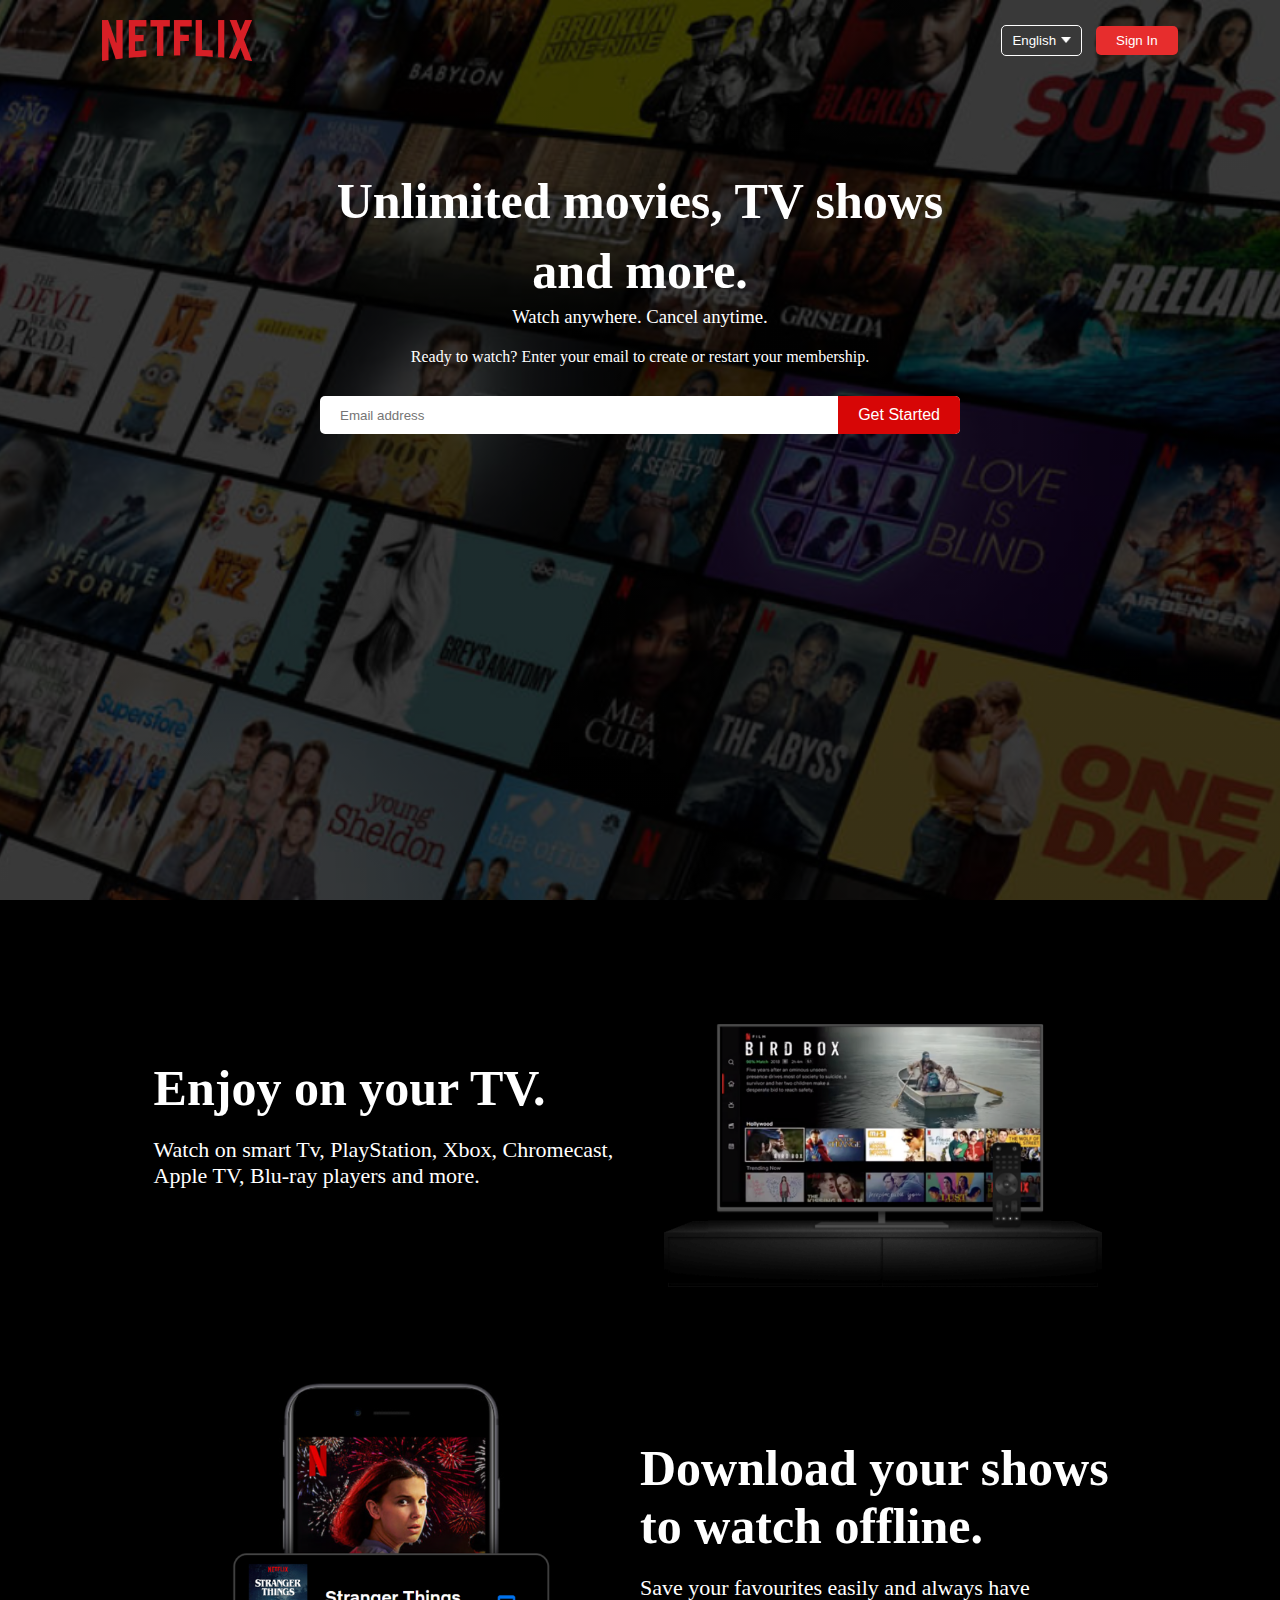
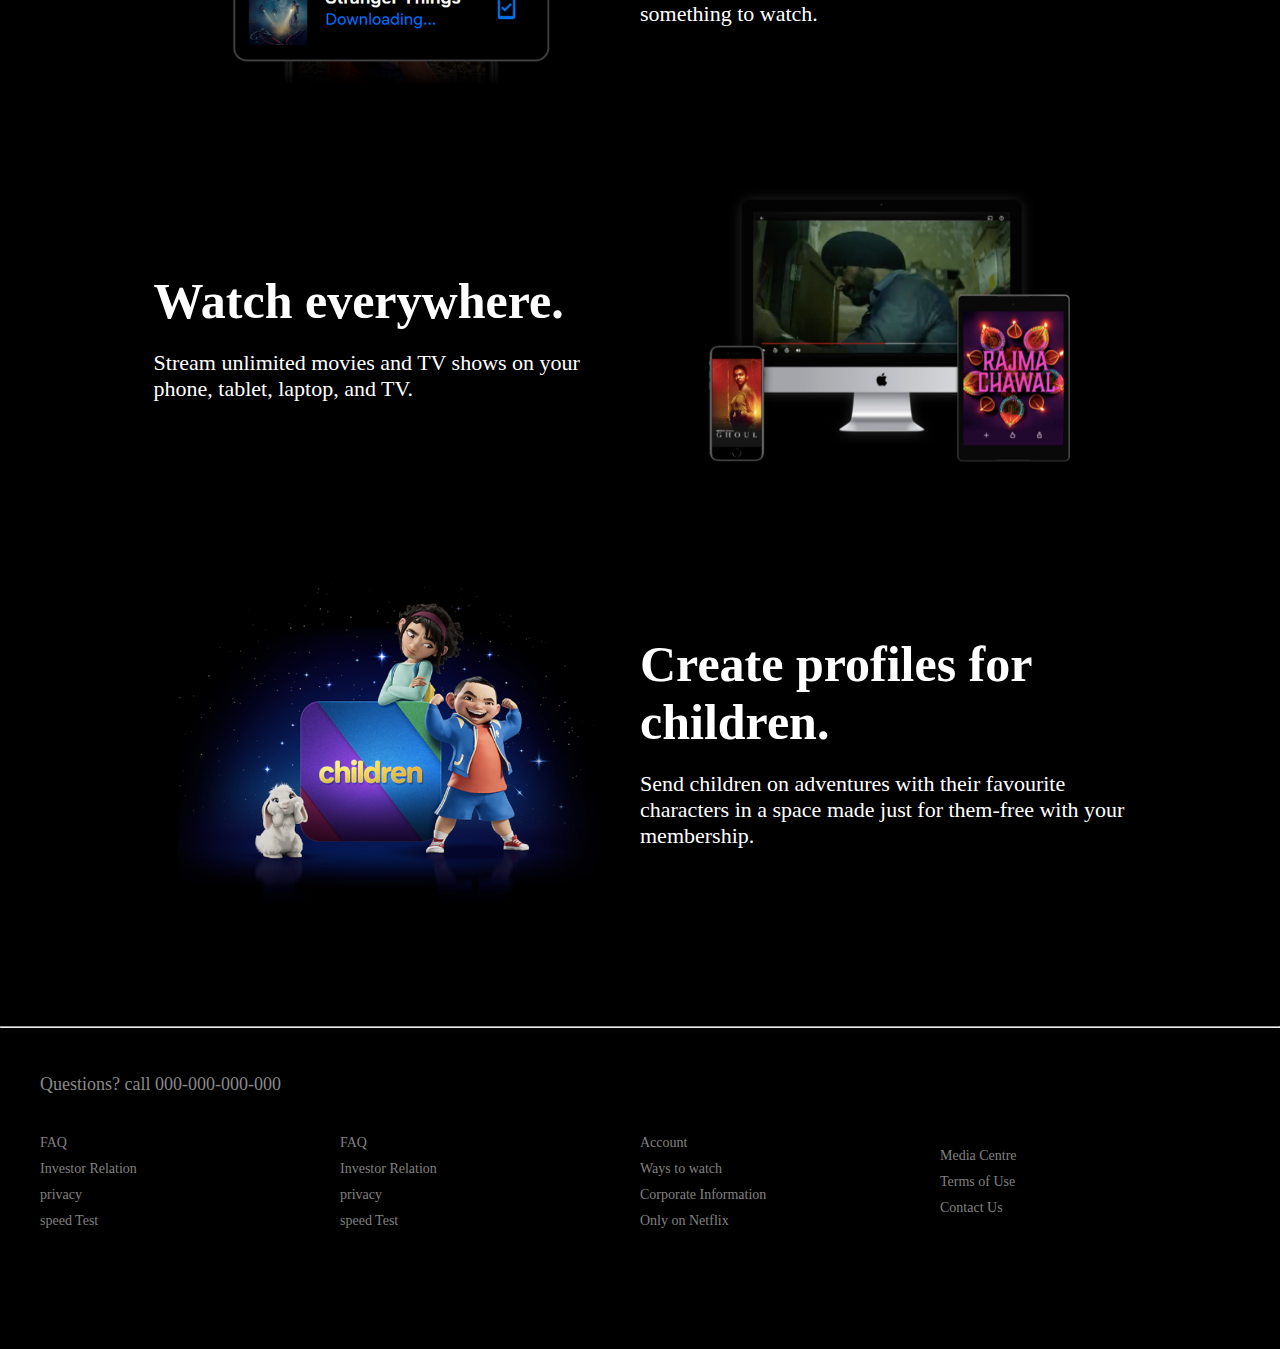
<file: index.html>
<!DOCTYPE html>
<html lang="en">
<head>
    <meta charset="UTF-8">
    <meta name="viewport" content="width=device-width, initial-scale=1.0">
    <link rel="stylesheet" href="style.css">
    
    <title>Login</title>
</head>
<body>
       <div class="header">
             
             <nav>

                   <img src="images/logo.png" class="logo">
                   <div>
                        <button class="language-btn">English <img src="images/down-icon.png" width="10px" style="margin-left: 5px ;"></button>
                        <button>Sign In</button>
                       
                   </div>
             </nav>
             
             <div class="header-content">
                 <h1>Unlimited movies, TV shows and more.</h1>
                 <h3>Watch anywhere. Cancel anytime.</h3>
                 <p>Ready to watch? Enter your email to create or restart your membership.</p>
                 
                  <form class="email-signup">
                    
                    <input type="email" name="email" placeholder="Email address" required >                 
                    
                          
                        <button type="submit" required>
                            <a href="home.html" >Get Started</a>
                        </button>

                        <br>
                                 
                  </form>
                 


             </div>
       </div>

        <div class="features">
            <div class="row">
                <div class="text-col">
                    <h2>Enjoy on your TV. </h2>
                    <P>Watch on smart Tv, PlayStation, Xbox, Chromecast, Apple TV, Blu-ray players and more.</P>
                </div>
                <div class="img-col">
                    <img src="images/feature-1.png">
                </div>
            </div>

            <div class="row">
                <div class="img-col">
                    <img src="images/feature-2.png">
                </div>
                <div class="text-col">
                    <h2>Download your shows to watch offline. </h2>
                    <P>Save your favourites easily and always have something to watch.</P>
                </div>
                
            </div>

            <div class="row">
                <div class="text-col">
                    <h2>Watch everywhere. </h2>
                    <P>Stream unlimited movies and TV shows on your phone, tablet, laptop, and TV.</P>
                </div>
                <div class="img-col">
                    <img src="images/feature-3.png">
                </div>
            </div>

            <div class="row">
                <div class="img-col">
                    <img src="images/feature-4.png">
                </div>
                <div class="text-col">
                    <h2>Create profiles for children. </h2>
                    <P>Send children on adventures with their favourite characters in a space made just for them-free with your membership.</P>
                </div>
                
            </div>

        </div>

       <hr style="color: rgb(95, 92, 92);">
       <div class="footer">
            <h2>Questions? call 000-000-000-000</h2>

            <div class="row">
                <div class="col">
                     <a href="#">FAQ</a>
                     <a href="#">Investor Relation</a>
                     <a href="#">privacy</a>
                     <a href="#">speed Test</a>
                </div>
            
                <div class="col">
                    <a href="#">FAQ</a>
                    <a href="#">Investor Relation</a>
                    <a href="#">privacy</a>
                    <a href="#">speed Test</a>
               </div>

               <div class="col">
                <a href="#">Account</a>
                <a href="#">Ways to watch</a>
                <a href="#">Corporate Information</a>
                <a href="#">Only on Netflix</a>
              </div>

           <div class="col">
            <a href="#">Media Centre</a>
            <a href="#">Terms of Use</a>
            <a href="#">Contact Us</a>  
           </div>

            </div>
            
       </div>
</body>
</html>
</file>
<file: style.css>
*{
    margin: 0;
    padding: 0;
    box-sizing: border-box;
}
html,body{
    width: 100%;
    height: 100%;
}
.header{
    width: 100%;
    height: 100%;
    background-image:linear-gradient(rgba(0,0,0,0.7),rgba(0,0,0,0.7)),url(images/1main.png) ;
    background-size: cover;
    background-position: center;
    padding-top: 10px;
    padding-bottom: 10px;
    padding-left: 8% ;
    padding-right: 8%;
    position: relative;
}
nav{
    display: flex;
    align-items: center;
    justify-content: space-between;
    padding-top: 10px;
    padding-bottom: 10px;
    padding-left: 0;
    padding-right: 0;
}
.logo{
    width:150px;
    cursor: pointer;
}
nav button{
    border: 0;
    background-color: rgb(231, 45, 45);
    color: white;
    padding-top: 7px;
    padding-bottom: 7px;
    padding-left: 20px;
    padding-right: 20px;
    border-radius: 5px;
    cursor: pointer;
    margin-left: 10px;
}
.language-btn{
    display: inline-flex;
    align-items: center;
    background: transparent;
    border: 1px solid white;
    padding-top: 7px;
    padding-bottom: 7px;
    padding-left: 10px;
    padding-right: 10px;
}
.header-content{
    color: white;
    position: absolute;
    top: 200px;
    left: 50%;
    transform: translate(-50%, -50%);
    text-align: center;
    margin-top: 100px;
}
.header-content h1{
    font-size: 50px;
    line-height: 70px;
    font-weight: 600;
    max-width: 650px;
}
.header-content h3{
    font-weight: 400;
    margin-bottom: 20px;
}
.email-signup{
    background: white;
    border-radius: 5px;
    display: flex;  
    align-items: center;
    margin-top: 30px;
    overflow: hidden;
}
.email-signup input{
    flex: 1;
    border: 0;
    outline: 0;
    margin-left: 20px;
}
.email-signup button{
    background: rgb(215, 6, 6);
    border: 0;
    outline: 0;
    color: white;
    font-size: 16px;
    cursor: pointer;
    padding: 10px 20px;
}
a{
    color: white;
    list-style: none;
    text-decoration: none;
}
/* ---------------------features-------------------- */
.features{
    background-color: black;
    color: white;
    padding: 50px 12%;
    font-size: 22px;
}
.row{
    display: flex;
    width: 100%;
    align-items: center;
    flex-wrap: wrap;
    padding: 50px 0;
    margin-top: -40px;
}
.text-col{
    flex-basis: 50%;
    margin-bottom: 20px;
}
.img-col{
    flex-basis: 50%;
    margin-bottom: 20px;
}
.img-col img{
    display: block;
    width: 90%;
    margin: auto;
}
.features h2{
    font-size: 50px;
    font-weight: 600;
    margin-bottom: 20px;
}

 /* --------------------footer------------------------ */
.footer {
    background-color: black;
    color: rgb(137, 137, 137);
    padding: 5opx 15% 10px;
    border-top: 6px solid rgb(3, 3, 3);
    padding: 40px;
} 
.footer h2{
    font-size: 18px;
    font-weight: 400;
    margin-bottom: 30px;
} 
.footer .col{
    flex-basis: 25%;
    flex-grow: 1;
    margin-bottom: 20px;

} 
.footer .col a{
    display: block;
    text-decoration: none;
    color: gray;
    font-size: 14px;
    margin-bottom: 10px;
}
.feature .row{
    align-items: flex-start;
    padding: 10px 0;
}
@media(max-width: 600px){
    .logo{
        width: 100px;
    }
    nav button{
        padding: 5px 10px;
    }
    nav .language-btn{
        padding: 4px 8px;
    }
    .header-content{
        position: unset;
        transform: none;
        padding-top: 150px;
    }
    .header-content h1{
        font-size: 30px;
    }
    .email-signup button{
        font-size: 12px;
        padding: 10px 15px;
    }
    .text-col, .img-col{
        flex-basis: 100%;
    }
    .features h2{
        font-size: 30px;
    }
    .features p{
        font-size: 15px;
    }
    .row:nth-child(2), .row:nth-child(4){
        flex-direction: column-reverse;
    }
    .features .row{
        padding: 10px 0;
    }
    
}
</file>
